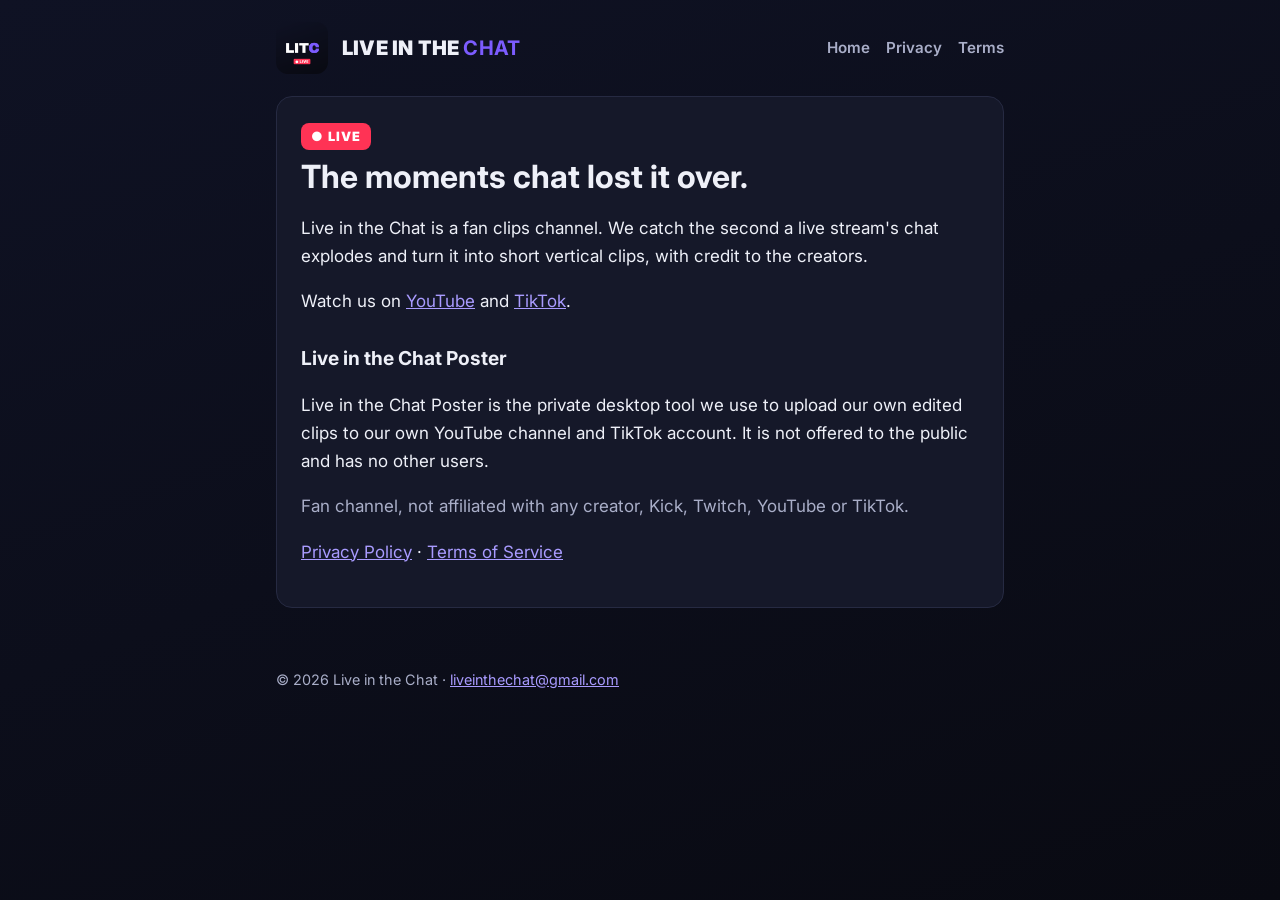
<file: index.html>
<!doctype html><html lang="en"><head><meta charset="utf-8"><meta name="viewport" content="width=device-width,initial-scale=1">
<title>Live in the Chat</title><meta name="description" content="Live in the Chat: the moments chat lost it over."><link rel="icon" href="logo.png">
<link rel="preconnect" href="https://fonts.googleapis.com"><link href="https://fonts.googleapis.com/css2?family=Inter:wght@400;600;900&display=swap" rel="stylesheet">
<link rel="stylesheet" href="style.css"></head><body>
<header><img src="logo.png" alt="Live in the Chat logo"><div class="name">LIVE IN THE <b>CHAT</b></div>
<nav><a href="./">Home</a><a href="privacy.html">Privacy</a><a href="terms.html">Terms</a></nav></header><main><div class="card">
<span class="badge">● LIVE</span>
<h1>The moments chat lost it over.</h1>
<p>Live in the Chat is a fan clips channel. We catch the second a live stream's chat explodes and turn it into short vertical clips, with credit to the creators.</p>
<p>Watch us on <a href="https://www.youtube.com/@liveinthechat">YouTube</a> and <a href="https://www.tiktok.com/@liveinthechat">TikTok</a>.</p>
<h2>Live in the Chat Poster</h2>
<p>Live in the Chat Poster is the private desktop tool we use to upload our own edited clips to our own YouTube channel and TikTok account. It is not offered to the public and has no other users.</p>
<p class="muted">Fan channel, not affiliated with any creator, Kick, Twitch, YouTube or TikTok.</p>
<p><a href="privacy.html">Privacy Policy</a> · <a href="terms.html">Terms of Service</a></p>
</div></main><footer>© 2026 Live in the Chat · <a href="mailto:liveinthechat@gmail.com">liveinthechat@gmail.com</a></footer></body></html>
</file>
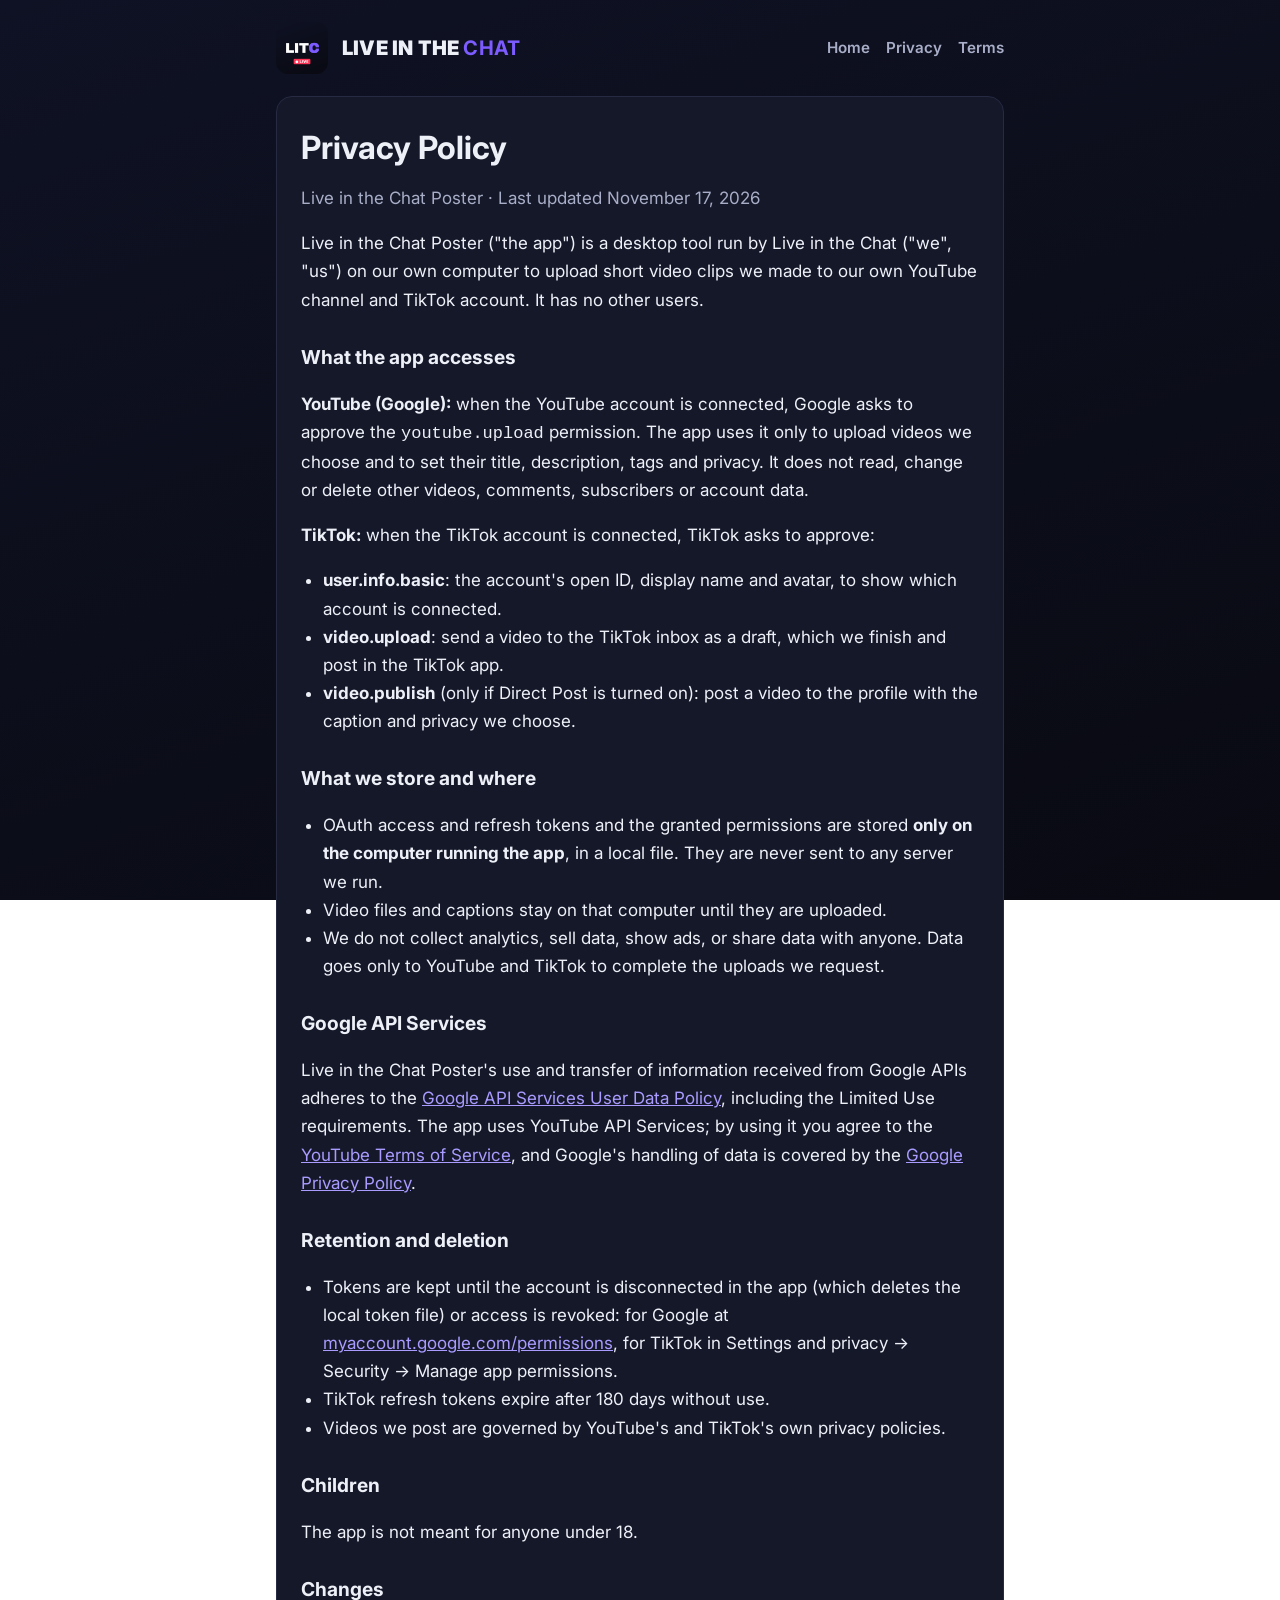
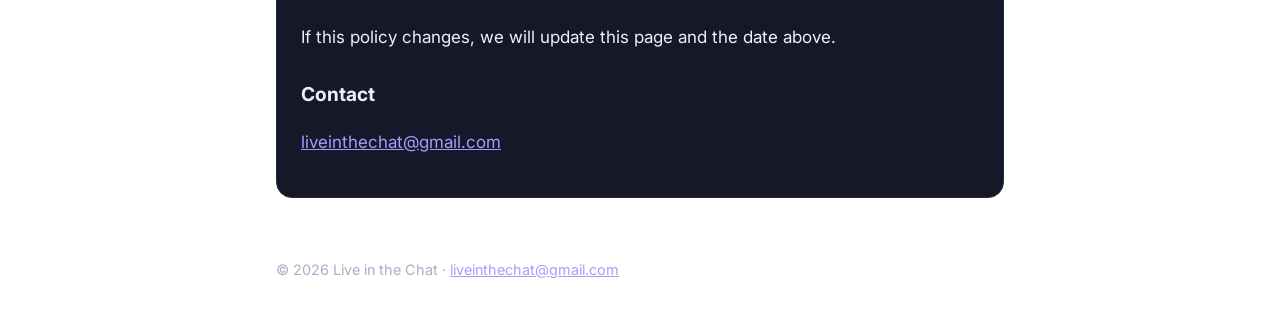
<file: privacy.html>
<!doctype html><html lang="en"><head><meta charset="utf-8"><meta name="viewport" content="width=device-width,initial-scale=1">
<title>Privacy Policy · Live in the Chat</title><meta name="description" content="Live in the Chat: the moments chat lost it over."><link rel="icon" href="logo.png">
<link rel="preconnect" href="https://fonts.googleapis.com"><link href="https://fonts.googleapis.com/css2?family=Inter:wght@400;600;900&display=swap" rel="stylesheet">
<link rel="stylesheet" href="style.css"></head><body>
<header><img src="logo.png" alt="Live in the Chat logo"><div class="name">LIVE IN THE <b>CHAT</b></div>
<nav><a href="./">Home</a><a href="privacy.html">Privacy</a><a href="terms.html">Terms</a></nav></header><main><div class="card">
<h1>Privacy Policy</h1>
<p class="muted">Live in the Chat Poster · Last updated November 17, 2026</p>
<p>Live in the Chat Poster ("the app") is a desktop tool run by Live in the Chat ("we", "us") on our own computer to upload short video clips we made to our own YouTube channel and TikTok account. It has no other users.</p>
<h2>What the app accesses</h2>
<p><strong>YouTube (Google):</strong> when the YouTube account is connected, Google asks to approve the <code>youtube.upload</code> permission. The app uses it only to upload videos we choose and to set their title, description, tags and privacy. It does not read, change or delete other videos, comments, subscribers or account data.</p>
<p><strong>TikTok:</strong> when the TikTok account is connected, TikTok asks to approve:</p>
<ul>
<li><strong>user.info.basic</strong>: the account's open ID, display name and avatar, to show which account is connected.</li>
<li><strong>video.upload</strong>: send a video to the TikTok inbox as a draft, which we finish and post in the TikTok app.</li>
<li><strong>video.publish</strong> (only if Direct Post is turned on): post a video to the profile with the caption and privacy we choose.</li>
</ul>
<h2>What we store and where</h2>
<ul>
<li>OAuth access and refresh tokens and the granted permissions are stored <strong>only on the computer running the app</strong>, in a local file. They are never sent to any server we run.</li>
<li>Video files and captions stay on that computer until they are uploaded.</li>
<li>We do not collect analytics, sell data, show ads, or share data with anyone. Data goes only to YouTube and TikTok to complete the uploads we request.</li>
</ul>
<h2>Google API Services</h2>
<p>Live in the Chat Poster's use and transfer of information received from Google APIs adheres to the <a href="https://developers.google.com/terms/api-services-user-data-policy">Google API Services User Data Policy</a>, including the Limited Use requirements. The app uses YouTube API Services; by using it you agree to the <a href="https://www.youtube.com/t/terms">YouTube Terms of Service</a>, and Google's handling of data is covered by the <a href="https://policies.google.com/privacy">Google Privacy Policy</a>.</p>
<h2>Retention and deletion</h2>
<ul>
<li>Tokens are kept until the account is disconnected in the app (which deletes the local token file) or access is revoked: for Google at <a href="https://myaccount.google.com/permissions">myaccount.google.com/permissions</a>, for TikTok in Settings and privacy → Security → Manage app permissions.</li>
<li>TikTok refresh tokens expire after 180 days without use.</li>
<li>Videos we post are governed by YouTube's and TikTok's own privacy policies.</li>
</ul>
<h2>Children</h2>
<p>The app is not meant for anyone under 18.</p>
<h2>Changes</h2>
<p>If this policy changes, we will update this page and the date above.</p>
<h2>Contact</h2>
<p><a href="mailto:liveinthechat@gmail.com">liveinthechat@gmail.com</a></p>
</div></main><footer>© 2026 Live in the Chat · <a href="mailto:liveinthechat@gmail.com">liveinthechat@gmail.com</a></footer></body></html>
</file>
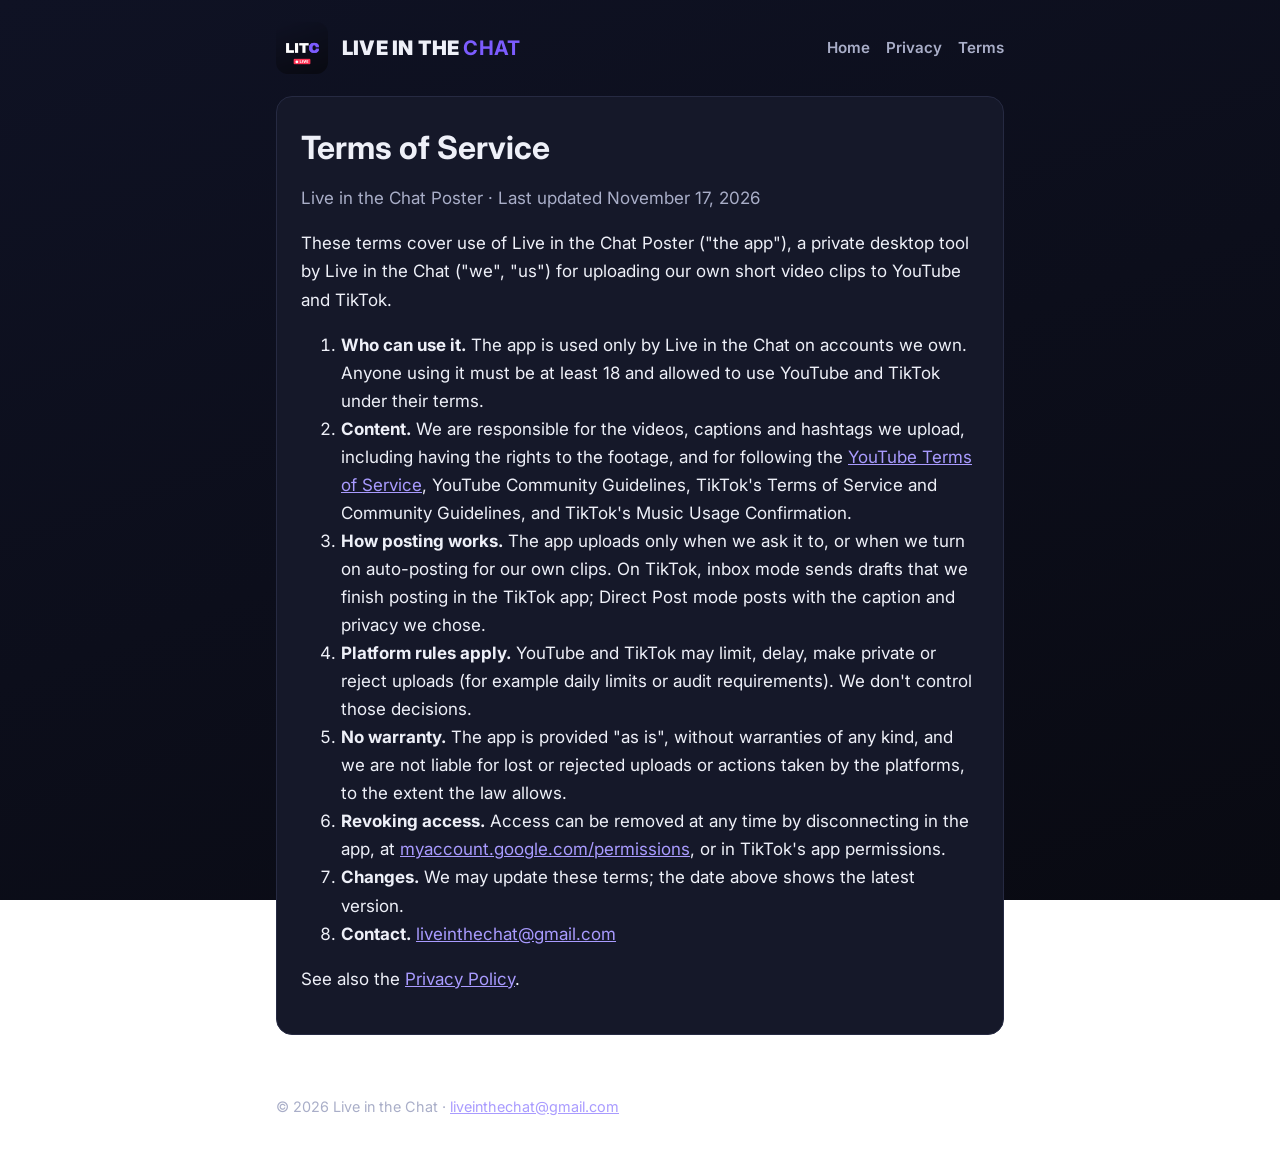
<file: terms.html>
<!doctype html><html lang="en"><head><meta charset="utf-8"><meta name="viewport" content="width=device-width,initial-scale=1">
<title>Terms of Service · Live in the Chat</title><meta name="description" content="Live in the Chat: the moments chat lost it over."><link rel="icon" href="logo.png">
<link rel="preconnect" href="https://fonts.googleapis.com"><link href="https://fonts.googleapis.com/css2?family=Inter:wght@400;600;900&display=swap" rel="stylesheet">
<link rel="stylesheet" href="style.css"></head><body>
<header><img src="logo.png" alt="Live in the Chat logo"><div class="name">LIVE IN THE <b>CHAT</b></div>
<nav><a href="./">Home</a><a href="privacy.html">Privacy</a><a href="terms.html">Terms</a></nav></header><main><div class="card">
<h1>Terms of Service</h1>
<p class="muted">Live in the Chat Poster · Last updated November 17, 2026</p>
<p>These terms cover use of Live in the Chat Poster ("the app"), a private desktop tool by Live in the Chat ("we", "us") for uploading our own short video clips to YouTube and TikTok.</p>
<ol>
<li><strong>Who can use it.</strong> The app is used only by Live in the Chat on accounts we own. Anyone using it must be at least 18 and allowed to use YouTube and TikTok under their terms.</li>
<li><strong>Content.</strong> We are responsible for the videos, captions and hashtags we upload, including having the rights to the footage, and for following the <a href="https://www.youtube.com/t/terms">YouTube Terms of Service</a>, YouTube Community Guidelines, TikTok's Terms of Service and Community Guidelines, and TikTok's Music Usage Confirmation.</li>
<li><strong>How posting works.</strong> The app uploads only when we ask it to, or when we turn on auto-posting for our own clips. On TikTok, inbox mode sends drafts that we finish posting in the TikTok app; Direct Post mode posts with the caption and privacy we chose.</li>
<li><strong>Platform rules apply.</strong> YouTube and TikTok may limit, delay, make private or reject uploads (for example daily limits or audit requirements). We don't control those decisions.</li>
<li><strong>No warranty.</strong> The app is provided "as is", without warranties of any kind, and we are not liable for lost or rejected uploads or actions taken by the platforms, to the extent the law allows.</li>
<li><strong>Revoking access.</strong> Access can be removed at any time by disconnecting in the app, at <a href="https://myaccount.google.com/permissions">myaccount.google.com/permissions</a>, or in TikTok's app permissions.</li>
<li><strong>Changes.</strong> We may update these terms; the date above shows the latest version.</li>
<li><strong>Contact.</strong> <a href="mailto:liveinthechat@gmail.com">liveinthechat@gmail.com</a></li>
</ol>
<p>See also the <a href="privacy.html">Privacy Policy</a>.</p>
</div></main><footer>© 2026 Live in the Chat · <a href="mailto:liveinthechat@gmail.com">liveinthechat@gmail.com</a></footer></body></html>
</file>
<file: style.css>
:root{--bg:#0d0f1c;--card:#151829;--line:#262a42;--text:#eef0f8;--muted:#a9aec8;--accent:#7c5cff;--live:#ff3355}
*{box-sizing:border-box}
body{margin:0;background:linear-gradient(160deg,#0f1224,#090a12) fixed;color:var(--text);font:17px/1.65 Inter,system-ui,-apple-system,"Segoe UI",sans-serif}
a{color:#a99bff}
header{display:flex;align-items:center;gap:14px;max-width:760px;margin:0 auto;padding:22px 16px}
header img{width:52px;height:52px;border-radius:12px}
header .name{font-weight:900;font-size:1.25rem;letter-spacing:.01em}
header .name b{color:var(--accent)}
nav{margin-left:auto;display:flex;gap:16px;font-weight:600;font-size:.95rem}
nav a{color:var(--muted);text-decoration:none}
nav a:hover{color:var(--text)}
main{max-width:760px;margin:0 auto 60px;padding:0 16px}
.card{background:var(--card);border:1px solid var(--line);border-radius:16px;padding:24px}
h1{font-size:2rem;line-height:1.2;margin:8px 0 16px}
h2{font-size:1.2rem;margin:28px 0 8px}
.badge{display:inline-block;background:var(--live);color:#fff;font-weight:900;font-size:.8rem;letter-spacing:.08em;border-radius:8px;padding:3px 10px}
.muted{color:var(--muted)}
ul{padding-left:22px}
footer{max-width:760px;margin:0 auto;padding:0 16px 40px;color:var(--muted);font-size:.9rem}
@media (max-width:520px){nav{gap:10px;font-size:.85rem}header .name{font-size:1.05rem}}
</file>
